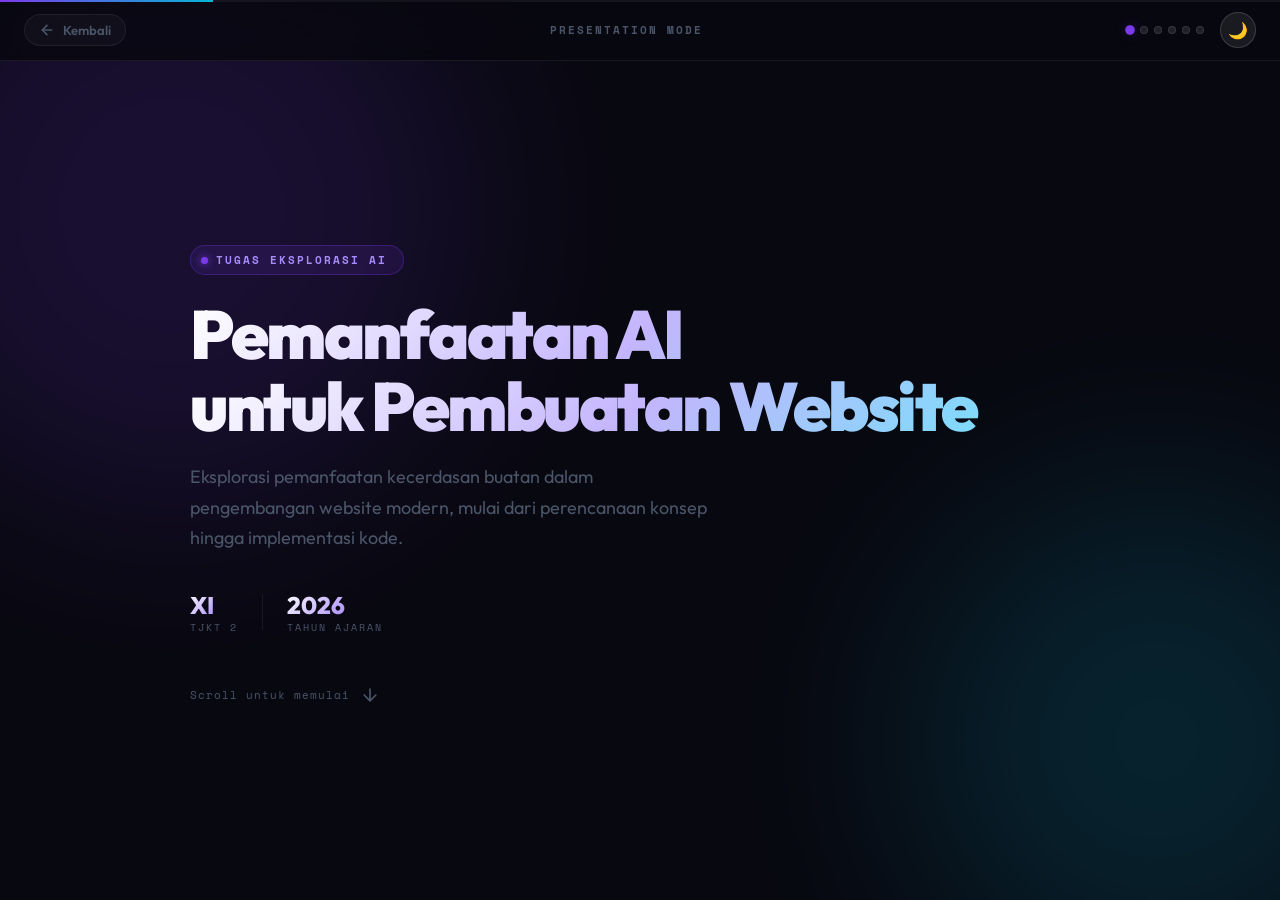
<file: presentation.html>
<!DOCTYPE html>
<html lang="id">
<head>
<meta charset="UTF-8">
<meta name="viewport" content="width=device-width, initial-scale=1.0">
<title>Presentation — Pemanfaatan AI untuk Pembuatan Website</title>
<link href="https://fonts.googleapis.com/css2?family=Space+Mono:ital,wght@0,400;0,700;1,400&family=Outfit:wght@300;400;500;600;700;800;900&display=swap" rel="stylesheet">
<link rel="shortcut icon" href="favicon.jpg" type="image/x-icon" />
<link rel="stylesheet" href="style.css">
<link rel="stylesheet" href="presentation.css">
</head>
<body class="presentation-body">

<!-- Fixed Navigation -->
<nav class="pres-nav">
  <a href="index.html" class="pres-nav-back">
    <svg width="16" height="16" viewBox="0 0 24 24" fill="none" stroke="currentColor" stroke-width="2.5" stroke-linecap="round" stroke-linejoin="round"><path d="M19 12H5"/><path d="M12 19l-7-7 7-7"/></svg>
    Kembali
  </a>
  <div class="pres-nav-title">Presentation Mode</div>
  <div class="pres-nav-dots">
    <span class="pres-dot active" data-slide="0"></span>
    <span class="pres-dot" data-slide="1"></span>
    <span class="pres-dot" data-slide="2"></span>
    <span class="pres-dot" data-slide="3"></span>
    <span class="pres-dot" data-slide="4"></span>
    <span class="pres-dot" data-slide="5"></span>
  </div>
  <button class="theme-toggle" id="themeToggle" title="Toggle Dark/Light Mode" aria-label="Toggle theme">
    <span class="icon-dark">🌙</span>
    <span class="icon-light">☀️</span>
  </button>
</nav>

<!-- Progress Bar -->
<div class="pres-progress"><div class="pres-progress-bar" id="progressBar"></div></div>

<!-- Slide Container -->
<main class="pres-container" id="presContainer">

  <!-- SLIDE 1: INTRO -->
  <section class="pres-slide" id="slide-1" style="--slide-accent:var(--c1);">
    <div class="pres-slide-bg">
      <div class="pres-glow pres-glow-1"></div>
      <div class="pres-glow pres-glow-2"></div>
    </div>
    <div class="pres-content">
      <div class="pres-badge">
        <div class="pres-badge-dot"></div>
        <span>Tugas Eksplorasi AI</span>
      </div>
      <h1 class="pres-title">
        <span class="pres-title-line">Pemanfaatan AI</span>
        <span class="pres-title-line">untuk Pembuatan Website</span>
      </h1>
      <p class="pres-subtitle">Eksplorasi pemanfaatan kecerdasan buatan dalam pengembangan website modern, mulai dari perencanaan konsep hingga implementasi kode.</p>
      <div class="pres-meta">
        <div class="pres-meta-item">
          <div class="pres-meta-num">XI</div>
          <div class="pres-meta-label">TJKT 2</div>
        </div>
        <div class="pres-meta-divider"></div>
        <div class="pres-meta-item">
          <div class="pres-meta-num">2026</div>
          <div class="pres-meta-label">Tahun Ajaran</div>
        </div>
      </div>
      <div class="pres-scroll-hint">
        <span>Scroll untuk memulai</span>
        <svg width="20" height="20" viewBox="0 0 24 24" fill="none" stroke="currentColor" stroke-width="2" stroke-linecap="round" stroke-linejoin="round"><path d="M12 5v14M5 12l7 7 7-7"/></svg>
      </div>
    </div>
  </section>

  <!-- SLIDE 2: AI YANG DIGUNAKAN -->
  <section class="pres-slide" id="slide-2" style="--slide-accent:var(--c2);">
    <div class="pres-slide-bg">
      <div class="pres-glow pres-glow-3"></div>
    </div>
    <div class="pres-content">
      <div class="pres-section-label">Tools & Teknologi</div>
      <h2 class="pres-section-title">AI yang Digunakan</h2>
      <p class="pres-section-desc">Dalam pengembangan project ini, kami memanfaatkan dua platform AI utama yang saling melengkapi untuk menghasilkan output optimal.</p>

      <div class="pres-tools-grid">
        <div class="pres-tool-card">
          <div class="pres-tool-icon" style="--tool-color:#10a37f;">
            <svg width="32" height="32" viewBox="0 0 24 24" fill="none" stroke="currentColor" stroke-width="1.5" stroke-linecap="round" stroke-linejoin="round"><path d="M21 15a2 2 0 0 1-2 2H7l-4 4V5a2 2 0 0 1 2-2h14a2 2 0 0 1 2 2z"/></svg>
          </div>
          <div class="pres-tool-name">ChatGPT</div>
          <div class="pres-tool-by">by OpenAI</div>
          <div class="pres-tool-desc">Digunakan sebagai fondasi perencanaan project. ChatGPT berperan dalam menyusun prompt engineering, menghasilkan ide-ide kreatif, merancang struktur website yang logis, menentukan alur navigasi pengguna, serta membuat deskripsi konten yang menarik dan persuasif.</div>
          <div class="pres-tool-tags">
            <span class="pres-tool-tag">Prompt Engineering</span>
            <span class="pres-tool-tag">Ide & Konsep</span>
            <span class="pres-tool-tag">Struktur Website</span>
          </div>
        </div>

        <div class="pres-tool-card">
          <div class="pres-tool-icon" style="--tool-color:#d97757;">
            <svg width="32" height="32" viewBox="0 0 24 24" fill="none" stroke="currentColor" stroke-width="1.5" stroke-linecap="round" stroke-linejoin="round"><polyline points="16 18 22 12 16 6"/><polyline points="8 6 2 12 8 18"/></svg>
          </div>
          <div class="pres-tool-name">Claude AI</div>
          <div class="pres-tool-by">by Anthropic</div>
          <div class="pres-tool-desc">Berperan sebagai engine implementasi teknis. Claude digunakan untuk generate kode HTML semantik, CSS modern dengan styling yang responsif, dan JavaScript interaktif. Keunggulan Claude dalam memahami konteks panjang memungkinkan generasi kode yang konsisten dan terstruktur dengan baik.</div>
          <div class="pres-tool-tags">
            <span class="pres-tool-tag">Generate Kode</span>
            <span class="pres-tool-tag">HTML / CSS / JS</span>
            <span class="pres-tool-tag">Implementasi</span>
          </div>
        </div>
      </div>
    </div>
  </section>

  <!-- SLIDE 3: IDE PROJECT -->
  <section class="pres-slide" id="slide-3" style="--slide-accent:var(--c3);">
    <div class="pres-slide-bg">
      <div class="pres-glow pres-glow-4"></div>
    </div>
    <div class="pres-content pres-content-wide">
      <div class="pres-section-label">Studi Kasus</div>
      <h2 class="pres-section-title">Ide Project: Website Nasi Goreng</h2>

      <div class="pres-case-layout">
        <div class="pres-case-main">
          <div class="pres-case-card">
            <div class="pres-case-header">
              <div class="pres-case-icon">🍳</div>
              <div>
                <div class="pres-case-client">Client: Nasi Goreng Spesial "Maknyus"</div>
                <div class="pres-case-type">Website Promosi & Penjualan</div>
              </div>
            </div>

            <div class="pres-case-body">
              <div class="pres-case-block">
                <h4>Latar Belakang Kebutuhan Client</h4>
                <p>Sebuah usaha kuliner rumahan yang bergerak di bidang nasi goreng spesial menghadapi tantangan dalam menjangkau pelanggan potensial di era digital. Usaha ini sebelumnya mengandalkan penjualan offline melalui warung tenda dan pesanan via WhatsApp pribadi, namun pertumbuhan pelanggan terhambat karena keterbatasan jangkauan pemasaran. Owner menyadari bahwa keberadaan website profesional menjadi kebutuhan urgent untuk membangun kredibilitas brand, menampilkan menu secara visual yang menarik, serta menyediakan kanal pemesanan yang terstruktur dan mudah diakses oleh pelanggan dari berbagai platform.</p>
              </div>

              <div class="pres-case-block">
                <h4>Tujuan & Target Pengguna</h4>
                <p>Website ini dirancang dengan tujuan utama sebagai media promosi digital yang mampu menampilkan identitas brand secara profesional sekaligus menjadi kanal penjualan langsung. Target pengguna meliputi masyarakat lokal usia 18–45 tahun yang aktif mencari kuliner online melalui media sosial dan mesin pencari, pelanggan setia yang ingin memesan secara praktis tanpa harus mengunjungi lokasi fisik, serta calon investor atau mitra bisnis yang membutuhkan informasi komprehensif mengenai perkembangan usaha.</p>
              </div>

              <div class="pres-case-block">
                <h4>Fitur Utama Website</h4>
                <div class="pres-feature-list">
                  <div class="pres-fitem"><span class="pres-fitem-num">01</span><div><strong>Hero Section</strong> — Tampilan pembuka dengan visual nasi goreng premium dan tagline menarik.</div></div>
                  <div class="pres-fitem"><span class="pres-fitem-num">02</span><div><strong>Menu Interaktif</strong> — Daftar lengkap menu dengan foto, deskripsi, harga, dan kategori.</div></div>
                  <div class="pres-fitem"><span class="pres-fitem-num">03</span><div><strong>Form Pemesanan</strong> — Sistem order online terintegrasi dengan pilihan delivery atau pickup.</div></div>
                  <div class="pres-fitem"><span class="pres-fitem-num">04</span><div><strong>Testimoni Pelanggan</strong> — Review dan rating untuk membangun trust calon pembeli.</div></div>
                  <div class="pres-fitem"><span class="pres-fitem-num">05</span><div><strong>Kontak & Lokasi</strong> — Informasi lengkap dengan peta interaktif dan jam operasional.</div></div>
                  <div class="pres-fitem"><span class="pres-fitem-num">06</span><div><strong>Responsive Design</strong> — Tampilan optimal di desktop, tablet, dan smartphone.</div></div>
                </div>
              </div>

              <div class="pres-case-block">
                <h4>Manfaat & Peran AI</h4>
                <p>Dengan hadirnya website ini, usaha nasi goreng diharapkan mampu meningkatkan visibilitas brand di ruang digital, memperluas jangkauan pasar melampaui radius fisik warung, serta meningkatkan efisiensi operasional melalui sistem pemesanan terotomatisasi. Pemanfaatan AI dalam proses development secara signifikan mempercepat timeline pengerjaan dari yang biasanya memerlukan waktu berminggu-minggu menjadi hanya beberapa hari. ChatGPT berperan dalam fase perencanaan dengan menghasilkan blueprint struktur website, copywriting konten, dan strategi UX yang efektif. Selanjutnya, Claude AI mengakselerasi fase implementasi dengan menghasilkan kode berkualitas produksi yang siap deploy, sehingga client dapat segera go-live dan mulai meraup keuntungan dari kanal digital.</p>
              </div>
            </div>
          </div>
        </div>
      </div>
    </div>
  </section>

  <!-- SLIDE 4: CARA KERJA AI -->
  <section class="pres-slide" id="slide-4" style="--slide-accent:var(--c4);">
    <div class="pres-slide-bg">
      <div class="pres-glow pres-glow-5"></div>
    </div>
    <div class="pres-content">
      <div class="pres-section-label">Workflow</div>
      <h2 class="pres-section-title">Cara Kerja AI</h2>
      <p class="pres-section-desc">Alur kerja kolaboratif manusia dan AI dalam pengembangan website dari nol hingga siap digunakan.</p>

      <div class="pres-flow">
        <div class="pres-flow-step">
          <div class="pres-flow-num">1</div>
          <div class="pres-flow-card">
            <div class="pres-flow-title">User Membuat Prompt</div>
            <div class="pres-flow-text">User menyusun prompt detail di ChatGPT yang mencakup kebutuhan client, target audiens, fitur yang diinginkan, dan referensi desain. Semakin spesifik prompt, semakin akurat output yang dihasilkan.</div>
          </div>
        </div>

        <div class="pres-flow-arrow">
          <svg width="24" height="24" viewBox="0 0 24 24" fill="none" stroke="currentColor" stroke-width="2" stroke-linecap="round" stroke-linejoin="round"><path d="M5 12h14M12 5l7 7-7 7"/></svg>
        </div>

        <div class="pres-flow-step">
          <div class="pres-flow-num">2</div>
          <div class="pres-flow-card">
            <div class="pres-flow-title">ChatGPT Hasilkan Ide & Struktur</div>
            <div class="pres-flow-text">ChatGPT menganalisis prompt dan menghasilkan konsep website lengkap: wireframe struktur halaman, alur navigasi, deskripsi setiap section, tone komunikasi brand, dan rekomendasi teknologi stack.</div>
          </div>
        </div>

        <div class="pres-flow-arrow">
          <svg width="24" height="24" viewBox="0 0 24 24" fill="none" stroke="currentColor" stroke-width="2" stroke-linecap="round" stroke-linejoin="round"><path d="M5 12h14M12 5l7 7-7 7"/></svg>
        </div>

        <div class="pres-flow-step">
          <div class="pres-flow-num">3</div>
          <div class="pres-flow-card">
            <div class="pres-flow-title">Prompt Diteruskan ke Claude</div>
            <div class="pres-flow-text">Seluruh hasil perencanaan dari ChatGPT — termasuk struktur, deskripsi fitur, dan kebutuhan teknis — dikompilasi menjadi satu prompt komprehensif untuk Claude AI sebagai bahan generate kode.</div>
          </div>
        </div>

        <div class="pres-flow-arrow">
          <svg width="24" height="24" viewBox="0 0 24 24" fill="none" stroke="currentColor" stroke-width="2" stroke-linecap="round" stroke-linejoin="round"><path d="M5 12h14M12 5l7 7-7 7"/></svg>
        </div>

        <div class="pres-flow-step">
          <div class="pres-flow-num">4</div>
          <div class="pres-flow-card">
            <div class="pres-flow-title">Claude Generate Kode</div>
            <div class="pres-flow-text">Claude memproses prompt dan menghasilkan file HTML semantik, CSS modern dengan styling responsif, dan JavaScript untuk interaktivitas. Kode dihasilkan dalam bentuk modular dan terdokumentasi dengan baik.</div>
          </div>
        </div>

        <div class="pres-flow-arrow">
          <svg width="24" height="24" viewBox="0 0 24 24" fill="none" stroke="currentColor" stroke-width="2" stroke-linecap="round" stroke-linejoin="round"><path d="M5 12h14M12 5l7 7-7 7"/></svg>
        </div>

        <div class="pres-flow-step">
          <div class="pres-flow-num">5</div>
          <div class="pres-flow-card">
            <div class="pres-flow-title">Website Siap Digunakan</div>
            <div class="pres-flow-text">Hasil kode direview, diuji responsivitasnya, dan dideploy ke hosting. Website nasi goreng kini siap diakses publik untuk promosi dan menerima pesanan secara online.</div>
          </div>
        </div>
      </div>
    </div>
  </section>

  <!-- SLIDE 5: PREVIEW WEBSITE -->
  <section class="pres-slide" id="slide-5" style="--slide-accent:#f59e0b;">
    <div class="pres-slide-bg">
      <div class="pres-glow pres-glow-6"></div>
    </div>
    <div class="pres-content pres-content-full">
      <div class="pres-section-label">Live Preview</div>
      <h2 class="pres-section-title">Preview Website Nasi Goreng</h2>
      <p class="pres-section-desc">Simulasi tampilan website usaha nasi goreng yang telah dibangun menggunakan AI.</p>

      <div class="pres-mockup-wrap">
        <div class="pres-mockup">
          <!-- Mockup Browser Chrome -->
          <div class="pres-browser">
            <div class="pres-browser-bar">
              <div class="pres-browser-dots">
                <span></span><span></span><span></span>
              </div>
              <div class="pres-browser-url">maknyus-nasigoreng.com</div>
            </div>

            <!-- Mockup Website Content -->
            <div class="pres-website">
              <div class="pres-web-hero">
                <div class="pres-web-hero-overlay"></div>
                <div class="pres-web-hero-content">
                  <div class="pres-web-badge">🔥 Best Seller</div>
                  <h3>Nasi Goreng Spesial Maknyus</h3>
                  <p>Cita rasa autentik dengan bumbu rahasia turun-temurun. Dijamin bikin ketagihan!</p>
                  <div class="pres-web-btns">
                    <span class="pres-web-btn-primary">Pesan Sekarang</span>
                    <span class="pres-web-btn-secondary">Lihat Menu</span>
                  </div>
                </div>
              </div>

              <div class="pres-web-section">
                <div class="pres-web-sec-title">Menu Favorit</div>
                <div class="pres-web-menu">
                  <div class="pres-web-menu-item">
                    <div class="pres-web-menu-img">🍛</div>
                    <div class="pres-web-menu-name">Nasi Goreng Spesial</div>
                    <div class="pres-web-menu-price">Rp 25.000</div>
                  </div>
                  <div class="pres-web-menu-item">
                    <div class="pres-web-menu-img">🍳</div>
                    <div class="pres-web-menu-name">Nasi Goreng Seafood</div>
                    <div class="pres-web-menu-price">Rp 32.000</div>
                  </div>
                  <div class="pres-web-menu-item">
                    <div class="pres-web-menu-img">🌶️</div>
                    <div class="pres-web-menu-name">Nasi Goreng Pedas</div>
                    <div class="pres-web-menu-price">Rp 22.000</div>
                  </div>
                  <div class="pres-web-menu-item">
                    <div class="pres-web-menu-img">🥩</div>
                    <div class="pres-web-menu-name">Nasi Goreng Kambing</div>
                    <div class="pres-web-menu-price">Rp 35.000</div>
                  </div>
                </div>
              </div>

              <div class="pres-web-section pres-web-section-dark">
                <div class="pres-web-sec-title">Kenapa Memilih Kami?</div>
                <div class="pres-web-features">
                  <div class="pres-web-feat">
                    <div class="pres-web-feat-icon">⚡</div>
                    <div class="pres-web-feat-title">Pesan Cepat</div>
                    <div class="pres-web-feat-desc">Pesanan diproses dalam 15 menit</div>
                  </div>
                  <div class="pres-web-feat">
                    <div class="pres-web-feat-icon">🌿</div>
                    <div class="pres-web-feat-title">Bahan Fresh</div>
                    <div class="pres-web-feat-desc">Sayur & protein selalu segar harian</div>
                  </div>
                  <div class="pres-web-feat">
                    <div class="pres-web-feat-icon">🛵</div>
                    <div class="pres-web-feat-title">Delivery</div>
                    <div class="pres-web-feat-desc">Gratis ongkir radius 3 km</div>
                  </div>
                </div>
              </div>

              <div class="pres-web-footer">
                <div class="pres-web-footer-brand">Maknyus</div>
                <div class="pres-web-footer-contact">📍 Jl. Merdeka No. 123 · 📞 0812-3456-7890</div>
                <div class="pres-web-footer-copy">© 2026 Nasi Goreng Maknyus. All rights reserved.</div>
              </div>
            </div>
          </div>
        </div>
      </div>
    </div>
  </section>

  <!-- SLIDE 6: ANGGOTA KELOMPOK -->
  <section class="pres-slide" id="slide-6" style="--slide-accent:var(--c5);">
    <div class="pres-slide-bg">
      <div class="pres-glow pres-glow-7"></div>
    </div>
    <div class="pres-content">
      <div class="pres-section-label">Tim Kami</div>
      <h2 class="pres-section-title">Anggota Kelompok</h2>
      <p class="pres-section-desc">Project ini disusun secara kolaboratif oleh tim beranggotakan lima orang dengan pembagian tugas yang terstruktur.</p>

      <div class="pres-team-grid">
        <div class="pres-team-card">
          <div class="pres-team-avatar" style="--team-color:var(--c1);">H</div>
          <div class="pres-team-info">
            <div class="pres-team-name">Halim</div>
            <div class="pres-team-num">Absen 31</div>
            <div class="pres-team-role">Project Lead & Prompt Engineer</div>
          </div>
        </div>

        <div class="pres-team-card">
          <div class="pres-team-avatar" style="--team-color:var(--c2);">FA</div>
          <div class="pres-team-info">
            <div class="pres-team-name">Farid Alfiyansah</div>
            <div class="pres-team-num">Absen 26</div>
            <div class="pres-team-role">Frontend Developer & UI Designer</div>
          </div>
        </div>

        <div class="pres-team-card">
          <div class="pres-team-avatar" style="--team-color:var(--c3);">DB</div>
          <div class="pres-team-info">
            <div class="pres-team-name">Eka Ardiansah</div>
            <div class="pres-team-num">Absen 19</div>
            <div class="pres-team-role">Content Writer & Researcher</div>
          </div>
        </div>

        <div class="pres-team-card">
          <div class="pres-team-avatar" style="--team-color:var(--c3);">DB</div>
          <div class="pres-team-info">
            <div class="pres-team-name">Devino Bintang Y</div>
            <div class="pres-team-num">Absen 05</div>
            <div class="pres-team-role">Content Writer & Researcher</div>
          </div>
        </div>

        <div class="pres-team-card">
          <div class="pres-team-avatar" style="--team-color:var(--c4);">FY</div>
          <div class="pres-team-info">
            <div class="pres-team-name">Fauzan Yusuf P</div>
            <div class="pres-team-num">Absen 27</div>
            <div class="pres-team-role">Code Reviewer & Debugger</div>
          </div>
        </div>

        <div class="pres-team-card">
          <div class="pres-team-avatar" style="--team-color:var(--c5);">DA</div>
          <div class="pres-team-info">
            <div class="pres-team-name">Denis Alfarizi</div>
            <div class="pres-team-num">Absen 4</div>
            <div class="pres-team-role">Documentation & QA Tester</div>
          </div>
        </div>
      </div>

      <div class="pres-closing">
        <div class="pres-closing-line"></div>
        <p>Terima kasih telah menyaksikan presentasi kami.</p>
        <a href="index.html" class="pres-closing-btn">Kembali ke Beranda</a>
      </div>
    </div>
  </section>

</main>

<script src="presentation.js"></script>
<script src="theme.js"></script>
</body>
</html>
</file>
<file: style.css>
*, *::before, *::after { box-sizing: border-box; margin: 0; padding: 0; }
html { scroll-behavior: smooth; overflow-x: hidden; }

/* ============================================================
   CSS VARIABLES — THEME SYSTEM
   ============================================================ */
:root {
  --c1: #7c3aed;
  --c2: #ec4899;
  --c3: #f59e0b;
  --c4: #10b981;
  --c5: #06b6d4;
  --radius: 14px;

  /* Dark mode (default) */
  --bg:      #080810;
  --surface: #0f0f1c;
  --card:    #13131f;
  --border:  rgba(255,255,255,0.07);
  --border2: rgba(255,255,255,0.12);
  --text:    #cbd5e1;
  --muted:   #4a5568;
  --white:   #f1f5f9;
  --scrollbar-thumb: #2d2d50;
  --theme-transition: background-color 0.3s ease, color 0.3s ease, border-color 0.3s ease, box-shadow 0.3s ease;
}

/* Light mode */
body.light-theme {
  --bg:      #f0f2f8;
  --surface: #ffffff;
  --card:    #ffffff;
  --border:  rgba(0,0,0,0.09);
  --border2: rgba(0,0,0,0.15);
  --text:    #374151;
  --muted:   #9ca3af;
  --white:   #111827;
  --scrollbar-thumb: #c7c7d8;
}

body {
  background: var(--bg);
  color: var(--text);
  font-family: 'Outfit', sans-serif;
  min-height: 100vh;
  overflow-x: hidden;
  transition: var(--theme-transition);
}

::-webkit-scrollbar { width: 4px; }
::-webkit-scrollbar-track { background: var(--bg); }
::-webkit-scrollbar-thumb { background: var(--scrollbar-thumb); border-radius: 99px; }

/* ============================================================
   THEME TOGGLE BUTTON
   ============================================================ */
.theme-toggle {
  display: inline-flex;
  align-items: center;
  justify-content: center;
  width: 36px;
  height: 36px;
  border-radius: 50%;
  border: 1px solid var(--border2);
  background: var(--surface);
  color: var(--text);
  cursor: pointer;
  transition: all 0.25s ease;
  flex-shrink: 0;
  font-size: 16px;
}
.theme-toggle:hover {
  border-color: var(--c1);
  box-shadow: 0 0 12px -4px var(--c1);
  transform: scale(1.08);
}
.theme-toggle .icon-dark  { display: inline; }
.theme-toggle .icon-light { display: none; }
body.light-theme .theme-toggle .icon-dark  { display: none; }
body.light-theme .theme-toggle .icon-light { display: inline; }

/* ============================================================
   NAV
   ============================================================ */
nav {
  position: sticky; top: 0; z-index: 100;
  backdrop-filter: blur(20px) saturate(180%);
  background: rgba(8,8,16,0.88);
  border-bottom: 1px solid var(--border);
  padding: 12px 20px;
  display: flex; align-items: center; justify-content: space-between; gap: 12px;
  flex-wrap: wrap;
  max-width: 100%;
  transition: background 0.3s, border-color 0.3s;
}
body.light-theme nav { background: rgba(240,242,248,0.92); }

.nav-logo { font-family:'Space Mono',monospace;font-size:12px;font-weight:700;color:var(--white);letter-spacing:2px;text-transform:uppercase;white-space:nowrap; }
.nav-logo span { color: var(--c1); }

.nav-tabs { display:flex;gap:4px;background:rgba(255,255,255,0.04);border:1px solid var(--border);border-radius:99px;padding:4px;overflow-x:auto;scrollbar-width:none;max-width:100%;flex-shrink:1;min-width:0; }
body.light-theme .nav-tabs { background: rgba(0,0,0,0.04); }
.nav-tabs::-webkit-scrollbar { display: none; }

.nav-tab { background:none;border:none;cursor:pointer;padding:6px 14px;border-radius:99px;font-family:'Outfit',sans-serif;font-size:12px;font-weight:600;color:var(--muted);transition:all .25s;white-space:nowrap; }
.nav-tab:hover { color: var(--white); }
.nav-tab.active { background:var(--ac,var(--c1));color:#fff;box-shadow:0 0 14px -4px var(--ac,var(--c1)); }

.nav-right { display:flex;align-items:center;gap:10px;flex-shrink:0; }

/* ============================================================
   HERO
   ============================================================ */
.hero { position:relative;z-index:1;padding:80px 24px 60px;text-align:center;overflow:hidden;max-width:100%; }
.hero-glow { position:absolute;inset:0;pointer-events:none;background:radial-gradient(ellipse 80% 60% at 20% 0%,rgba(124,58,237,.18) 0%,transparent 60%),radial-gradient(ellipse 60% 50% at 80% 30%,rgba(6,182,212,.12) 0%,transparent 55%); }
.hero-badge { display:inline-flex;align-items:center;gap:8px;background:rgba(124,58,237,.12);border:1px solid rgba(124,58,237,.3);border-radius:99px;padding:6px 16px 6px 10px;margin-bottom:24px; }
.hero-dot { width:7px;height:7px;border-radius:50%;background:var(--c1);box-shadow:0 0 8px var(--c1);animation:pdot 2s ease-in-out infinite; }
@keyframes pdot{0%,100%{opacity:1;transform:scale(1)}50%{opacity:.5;transform:scale(.7)}}
.hero-badge span { font-family:'Space Mono',monospace;font-size:11px;font-weight:700;color:#a78bfa;letter-spacing:2px;text-transform:uppercase; }
.hero h1 { font-size:clamp(30px,6vw,60px);font-weight:900;letter-spacing:-2px;line-height:1.05;background:linear-gradient(135deg,#fff 0%,#c4b5fd 40%,#67e8f9 100%);-webkit-background-clip:text;-webkit-text-fill-color:transparent;background-clip:text;margin-bottom:16px; }
body.light-theme .hero h1 { background:linear-gradient(135deg,#1e1b4b 0%,#7c3aed 40%,#0891b2 100%);-webkit-background-clip:text;-webkit-text-fill-color:transparent;background-clip:text; }
.hero p { font-size:clamp(13px,2vw,16px);color:var(--muted);max-width:560px;margin:0 auto 32px;line-height:1.7; }
.hero-stats { display:flex;justify-content:center;gap:36px;flex-wrap:wrap; }
.stat { display:flex;flex-direction:column;align-items:center; }
.stat-num { font-size:26px;font-weight:800;background:linear-gradient(135deg,#fff,#a78bfa);-webkit-background-clip:text;-webkit-text-fill-color:transparent;background-clip:text; }
body.light-theme .stat-num { background:linear-gradient(135deg,#1e1b4b,#7c3aed);-webkit-background-clip:text;-webkit-text-fill-color:transparent;background-clip:text; }
.stat-label { font-family:'Space Mono',monospace;font-size:10px;color:var(--muted);letter-spacing:2px;text-transform:uppercase;margin-top:2px; }

/* ============================================================
   SEARCH
   ============================================================ */
.search-wrap { position:relative;z-index:1;max-width:500px;width:100%;margin:0 auto 56px;padding:0 24px; }
.search-input { width:100%;background:var(--surface);border:1px solid var(--border2);border-radius:99px;padding:13px 20px 13px 46px;color:var(--white);font-family:'Outfit',sans-serif;font-size:14px;outline:none;transition:border-color .25s,box-shadow .25s,background 0.3s,color 0.3s; }
.search-input::placeholder { color:var(--muted); }
.search-input:focus { border-color:var(--c1);box-shadow:0 0 0 3px rgba(124,58,237,.15); }
.search-icon { position:absolute;left:38px;top:50%;transform:translateY(-50%);color:var(--muted);pointer-events:none; }
.no-results { text-align:center;padding:60px 24px;color:var(--muted);font-size:15px;display:none; }
.no-results.show { display:block; }

/* ============================================================
   MAIN — FIX: width:100% mencegah box-model overflow
   ============================================================ */
.main { position:relative;z-index:1;max-width:1180px;width:100%;margin:0 auto;padding:0 20px 60px; }

/* ============================================================
   CATEGORY
   ============================================================ */
.category { margin-bottom:60px; }
.cat-header { display:flex;align-items:center;gap:14px;margin-bottom:20px;padding-bottom:18px;border-bottom:1px solid var(--border); }
.cat-icon-wrap { width:50px;height:50px;flex-shrink:0;border-radius:13px;display:flex;align-items:center;justify-content:center;font-size:22px;background:var(--cat-bg);border:1px solid var(--cat-color);box-shadow:0 0 18px -6px var(--cat-color); }
.cat-meta { flex:1; }
.cat-num { font-family:'Space Mono',monospace;font-size:10px;color:var(--muted);letter-spacing:3px;text-transform:uppercase;margin-bottom:3px; }
.cat-title { font-size:clamp(16px,2.5vw,21px);font-weight:800;color:var(--white);letter-spacing:-.4px; }
.cat-count { font-family:'Space Mono',monospace;font-size:11px;color:var(--cat-color);background:rgba(255,255,255,.05);border:1px solid var(--border);border-radius:99px;padding:4px 12px;white-space:nowrap; }
body.light-theme .cat-count { background:rgba(0,0,0,0.04); }

/* ============================================================
   GRID — FIX: minmax pakai min() agar tidak overflow di layar kecil
   ============================================================ */
.apps-grid { display:grid;grid-template-columns:repeat(auto-fill,minmax(min(330px,100%),1fr));gap:14px; }

/* ============================================================
   CARD
   ============================================================ */
.app-card { background:var(--card);border:1px solid var(--border);border-radius:var(--radius);padding:20px;position:relative;overflow:hidden;transition:border-color .3s,transform .3s,box-shadow .3s,background 0.3s; }
body.light-theme .app-card { box-shadow:0 2px 12px rgba(0,0,0,0.06); }
.app-card::before { content:'';position:absolute;inset:0;opacity:0;background:radial-gradient(ellipse at 0% 0%,var(--cat-color) 0%,transparent 70%);transition:opacity .4s;pointer-events:none; }
.app-card:hover { border-color:var(--cat-color);transform:translateY(-3px);box-shadow:0 12px 36px -12px rgba(0,0,0,.5),0 0 0 1px var(--cat-color); }
.app-card:hover::before { opacity:.05; }

.card-top { display:flex;align-items:flex-start;gap:12px;margin-bottom:12px; }
.app-logo { width:46px;height:46px;border-radius:11px;background:rgba(255,255,255,.05);border:1px solid var(--border);display:flex;align-items:center;justify-content:center;flex-shrink:0;overflow:hidden;font-size:24px; }
body.light-theme .app-logo { background:rgba(0,0,0,0.04); }
.app-logo img { width:30px;height:30px;object-fit:contain; }
.card-title-wrap { flex:1;min-width:0; }
.app-name { font-size:15px;font-weight:700;color:var(--white);margin-bottom:3px;line-height:1.2; }
.app-dev { font-family:'Space Mono',monospace;font-size:10px;color:var(--muted);letter-spacing:.5px; }
.app-badge { flex-shrink:0;font-family:'Space Mono',monospace;font-size:9px;font-weight:700;padding:3px 8px;border-radius:4px;text-transform:uppercase;letter-spacing:1px;background:var(--cat-color);color:#000;align-self:flex-start;margin-top:3px;white-space:nowrap; }

.app-desc { font-size:13px;line-height:1.75;color:var(--text);margin-bottom:12px; }
.app-features { display:flex;flex-wrap:wrap;gap:5px;margin-bottom:12px; }
.feature-tag { font-family:'Space Mono',monospace;font-size:10px;padding:3px 8px;border-radius:4px;color:var(--text);background:rgba(255,255,255,.04);border:1px solid var(--border);transition:background 0.3s,border-color 0.3s; }
body.light-theme .feature-tag { background:rgba(0,0,0,0.04); }
.app-divider { height:1px;background:var(--border);margin-bottom:10px; }
.app-use { font-size:12.5px;line-height:1.6;color:var(--muted); }
.app-use strong { color:var(--cat-color);font-weight:600; }

/* ============================================================
   CONCLUSION
   ============================================================ */
.conclusion { position:relative;z-index:1;max-width:1180px;width:100%;margin:0 auto 48px;padding:0 20px; }
.conclusion-inner { background:linear-gradient(135deg,rgba(124,58,237,.07),rgba(6,182,212,.05));border:1px solid rgba(124,58,237,.2);border-radius:var(--radius);padding:32px; }
body.light-theme .conclusion-inner { background:linear-gradient(135deg,rgba(124,58,237,.06),rgba(6,182,212,.04));border-color:rgba(124,58,237,.25); }
.conclusion-inner h2 { font-size:20px;font-weight:800;color:var(--white);margin-bottom:14px;display:flex;align-items:center;gap:10px; }
.conclusion-inner p { font-size:14px;line-height:1.85;color:var(--text); }
.conclusion-inner p strong { color:#67e8f9; }
body.light-theme .conclusion-inner p strong { color:#0891b2; }

/* ============================================================
   CREDIT
   ============================================================ */
.credit-section { position:relative;z-index:1;max-width:1180px;width:100%;margin:0 auto;padding:0 20px 70px; }
.credit-card { background:var(--surface);border:1px solid var(--border);border-radius:var(--radius);padding:28px;display:flex;align-items:center;justify-content:space-between;flex-wrap:wrap;gap:20px;position:relative;overflow:hidden;transition:background 0.3s,border-color 0.3s; }
.credit-card::before { content:'';position:absolute;inset:0;background:radial-gradient(ellipse at 100% 100%,rgba(124,58,237,.07),transparent 60%);pointer-events:none; }
.credit-left { display:flex;align-items:center;gap:16px; }
.credit-avatar { width:58px;height:58px;border-radius:50%;background:linear-gradient(135deg,var(--c1),var(--c5));display:flex;align-items:center;justify-content:center;font-size:22px;font-weight:800;color:#fff;flex-shrink:0;border:2px solid rgba(255,255,255,.1); }
.credit-label { font-family:'Space Mono',monospace;font-size:10px;color:var(--muted);letter-spacing:2px;text-transform:uppercase;margin-bottom:3px; }
.credit-name { font-size:19px;font-weight:800;color:var(--white);margin-bottom:2px; }
.credit-class { font-size:13px;color:var(--muted); }
.github-btn { display:inline-flex;align-items:center;gap:10px;background:#161b22;border:1px solid rgba(255,255,255,.15);border-radius:99px;padding:11px 20px;text-decoration:none;color:var(--white);font-family:'Outfit',sans-serif;font-size:14px;font-weight:600;transition:all .25s; }
body.light-theme .github-btn { background:#24292f;color:#fff;border-color:rgba(255,255,255,.2); }
.github-btn:hover { background:#21262d;border-color:rgba(255,255,255,.3);transform:translateY(-2px);box-shadow:0 8px 24px rgba(0,0,0,.4); }
.github-btn svg { width:20px;height:20px;flex-shrink:0; }
.github-btn-sub { font-family:'Space Mono',monospace;font-size:10px;color:var(--muted);display:block;line-height:1; }
.github-btn-main { font-size:14px;font-weight:700;color:var(--white);display:block;line-height:1.3; }
body.light-theme .github-btn-main { color:#fff; }

/* ============================================================
   FOOTER
   ============================================================ */
footer { position:relative;z-index:1;text-align:center;padding:20px;border-top:1px solid var(--border);transition:border-color 0.3s; }
footer p { font-family:'Space Mono',monospace;font-size:11px;color:var(--muted);letter-spacing:1px; }
footer span { color:var(--c1); }

/* HIDDEN */
.app-card.hidden { display:none!important; }

/* ============================================================
   RESPONSIVE
   ============================================================ */
@media(max-width:700px){
  nav { flex-direction:column;align-items:flex-start; }
  .hero { padding:56px 16px 44px; }
  .apps-grid { grid-template-columns:1fr; }
  .cat-header { flex-wrap:wrap; }
  .credit-card { flex-direction:column;align-items:flex-start; }
  .conclusion-inner { padding:20px 18px; }
  .nav-right { width:100%;justify-content:flex-start; }
}

/* LICENSE FOOTER */
.license-info { margin-top:8px;font-family:'Space Mono',monospace;font-size:10px;color:var(--muted);opacity:0.8; }
.license-info a { color:var(--c1);text-decoration:none;border-bottom:1px dashed rgba(124,58,237,0.4);transition:all 0.2s; }
.license-info a:hover { color:var(--white);border-bottom-color:var(--white); }

/* NAV PRES */
.nav-pres { display:inline-flex;align-items:center;gap:6px;background:linear-gradient(135deg,var(--c1),var(--c5));color:#fff;font-family:'Outfit',sans-serif;font-size:12px;font-weight:700;text-decoration:none;padding:7px 16px;border-radius:99px;transition:all .25s;white-space:nowrap;box-shadow:0 0 14px -4px var(--c1); }
.nav-pres:hover { transform:translateY(-1px);box-shadow:0 6px 20px -4px var(--c1);filter:brightness(1.1); }

/* ============================================================
   LIGHT THEME — INDEX PAGE FIXES TAMBAHAN
   ============================================================ */

/* App description text: #94a3b8 terlalu pudar di light */
body.light-theme .app-desc {
  color: #374151;
}

/* App use text */
body.light-theme .app-use {
  color: #6b7280;
}

/* Nav tab hover di light */
body.light-theme .nav-tab:hover {
  color: #111827;
}

/* Cat title sudah pakai var(--white) → var sudah dioverride, ok */
/* Cat count badge border */
body.light-theme .cat-header {
  border-bottom-color: rgba(0,0,0,0.1);
}

/* App divider */
body.light-theme .app-divider {
  background: rgba(0,0,0,0.08);
}

/* Search wrap: warna teks input */
body.light-theme .search-input {
  color: #111827;
}

/* Credit card text */
body.light-theme .credit-name {
  color: #111827;
}

/* Footer border */
body.light-theme footer {
  border-top-color: rgba(0,0,0,0.1);
}

/* Logo container di light: border juga perlu kontras */
body.light-theme .app-logo {
  border-color: rgba(0,0,0,0.1);
}

/* ============================================================
   KASIRAPPS DROPDOWN — added feature, no existing styles touched
   ============================================================ */
.kasir-wrap {
  position: relative;
  flex-shrink: 0;
}

.kasir-btn {
  display: inline-flex;
  align-items: center;
  gap: 6px;
  padding: 7px 13px;
  border-radius: 99px;
  border: 1px solid var(--border2);
  background: var(--surface);
  color: var(--white);
  font-family: 'Outfit', sans-serif;
  font-size: 12px;
  font-weight: 600;
  cursor: pointer;
  white-space: nowrap;
  transition: border-color .25s, box-shadow .25s, background .25s, color .25s;
  line-height: 1;
}
.kasir-btn:hover,
.kasir-wrap--open .kasir-btn {
  border-color: var(--c4);
  box-shadow: 0 0 14px -5px var(--c4);
  color: var(--c4);
}
.kasir-chevron {
  transition: transform .25s ease;
  flex-shrink: 0;
}
.kasir-wrap--open .kasir-chevron {
  transform: rotate(180deg);
}

.kasir-popover {
  position: absolute;
  top: calc(100% + 10px);
  right: 0;
  width: 260px;
  background: var(--card);
  border: 1px solid var(--border2);
  border-radius: 14px;
  padding: 8px;
  box-shadow: 0 16px 40px -8px rgba(0,0,0,.5);
  opacity: 0;
  transform: translateY(-6px) scale(.97);
  pointer-events: none;
  transition: opacity .2s ease, transform .2s ease;
  z-index: 200;
}
.kasir-popover--open {
  opacity: 1;
  transform: translateY(0) scale(1);
  pointer-events: auto;
}

.kasir-item {
  display: flex;
  align-items: center;
  gap: 10px;
  padding: 10px 10px;
  border-radius: 10px;
  text-decoration: none;
  color: var(--text);
  transition: background .18s, color .18s;
  cursor: pointer;
}
.kasir-item:hover {
  background: rgba(255,255,255,.06);
  color: var(--white);
}
body.light-theme .kasir-item:hover {
  background: rgba(0,0,0,.05);
  color: var(--white);
}

.kasir-preview-wrap {
  width: 48px;
  height: 36px;
  border-radius: 7px;
  overflow: hidden;
  flex-shrink: 0;
  border: 1px solid var(--border);
  background: var(--surface);
}
.kasir-preview-img {
  width: 100%;
  height: 100%;
  object-fit: cover;
  display: block;
}

.kasir-item-body {
  flex: 1;
  min-width: 0;
}
.kasir-item-label {
  display: flex;
  align-items: center;
  gap: 5px;
  font-size: 12.5px;
  font-weight: 600;
  color: var(--white);
  margin-bottom: 2px;
}
.kasir-item-url {
  font-family: 'Space Mono', monospace;
  font-size: 10px;
  color: var(--muted);
  white-space: nowrap;
  overflow: hidden;
  text-overflow: ellipsis;
}

.kasir-arrow {
  flex-shrink: 0;
  color: var(--muted);
  transition: color .18s;
}
.kasir-item:hover .kasir-arrow {
  color: var(--c4);
}

.kasir-divider {
  height: 1px;
  background: var(--border);
  margin: 4px 2px;
}

.kasir-item--repo .kasir-item-label {
  color: var(--text);
}
.kasir-item--repo:hover .kasir-item-label {
  color: var(--white);
}

/* Light theme overrides */
body.light-theme .kasir-btn {
  background: var(--surface);
  color: var(--white);
}
body.light-theme .kasir-popover {
  box-shadow: 0 8px 30px -6px rgba(0,0,0,.18);
}
</file>
<file: presentation.css>
/* ============================================
   PRESENTATION MODE — XI TJKT 2
   ============================================ */

/* Light theme override untuk presentation page */
body.light-theme .pres-container {
  background: var(--bg);
}

.presentation-body {
  overflow: hidden;
  height: 100vh;
  background: var(--bg);
}

/* Scroll Container */
.pres-container {
  height: 100vh;
  overflow-y: scroll;
  /* FIX: tambah overflow-x hidden agar glow element tidak menyebabkan horizontal scroll */
  overflow-x: hidden;
  scroll-behavior: smooth;
  scroll-snap-type: y mandatory;
  -webkit-overflow-scrolling: touch;
}

.pres-container::-webkit-scrollbar { width: 6px; }
.pres-container::-webkit-scrollbar-track { background: var(--bg); }
.pres-container::-webkit-scrollbar-thumb { background: #2d2d50; border-radius: 99px; }

/* Slide Base */
.pres-slide {
  position: relative;
  min-height: 100vh;
  width: 100%;
  scroll-snap-align: start;
  display: flex;
  align-items: center;
  justify-content: center;
  padding: 90px 24px 40px;
  overflow: hidden;
  --slide-accent: var(--c1);
}

.pres-slide-bg {
  position: absolute;
  inset: 0;
  pointer-events: none;
  /* FIX: overflow:hidden wajib agar glow (600–800px) tidak meluap ke samping */
  overflow: hidden;
}

/* Glow Effects */
.pres-glow {
  position: absolute;
  border-radius: 50%;
  filter: blur(100px);
  opacity: 0.15;
  pointer-events: none;
}
.pres-glow-1 {
  width: 600px; height: 600px;
  background: var(--c1);
  top: -10%; left: -10%;
}
.pres-glow-2 {
  width: 500px; height: 500px;
  background: var(--c5);
  bottom: -10%; right: -10%;
}
.pres-glow-3 {
  width: 700px; height: 700px;
  background: var(--c2);
  top: 50%; left: 50%;
  transform: translate(-50%, -50%);
  opacity: 0.1;
}
.pres-glow-4 {
  width: 800px; height: 800px;
  background: var(--c3);
  /* FIX: ganti right:-20% → right:-5% agar tidak menyebabkan overflow horizontal */
  top: 20%; right: -5%;
  opacity: 0.08;
}
.pres-glow-5 {
  width: 600px; height: 600px;
  background: var(--c4);
  bottom: -15%; left: -10%;
  opacity: 0.12;
}
.pres-glow-6 {
  width: 700px; height: 700px;
  background: #f59e0b;
  top: -20%; left: 30%;
  opacity: 0.1;
}
.pres-glow-7 {
  width: 600px; height: 600px;
  background: var(--c5);
  bottom: -10%; right: -10%;
  opacity: 0.12;
}

/* Fixed Navigation */
.pres-nav {
  position: fixed;
  top: 0; left: 0; right: 0;
  z-index: 1000;
  backdrop-filter: blur(20px) saturate(180%);
  background: rgba(8,8,16,0.9);
  border-bottom: 1px solid var(--border);
  padding: 12px 24px;
  display: flex;
  align-items: center;
  justify-content: space-between;
  gap: 16px;
  transition: background 0.3s, border-color 0.3s;
}

body.light-theme .pres-nav {
  background: rgba(240,242,248,0.92);
}

/* Theme toggle khusus untuk presentation nav (ukuran sedikit lebih kecil) */
.pres-nav .theme-toggle {
  background: rgba(255,255,255,0.08);
  border-color: rgba(255,255,255,0.15);
  color: var(--white);
}
body.light-theme .pres-nav .theme-toggle {
  background: rgba(0,0,0,0.05);
  border-color: rgba(0,0,0,0.12);
  color: var(--white);
}

.pres-nav-back {
  display: inline-flex;
  align-items: center;
  gap: 8px;
  color: var(--muted);
  font-family: 'Outfit', sans-serif;
  font-size: 13px;
  font-weight: 600;
  text-decoration: none;
  padding: 7px 14px;
  border-radius: 99px;
  border: 1px solid var(--border);
  background: rgba(255,255,255,0.03);
  transition: all .25s;
  white-space: nowrap;
}
.pres-nav-back:hover {
  color: var(--white);
  border-color: var(--border2);
  background: rgba(255,255,255,0.06);
}

.pres-nav-title {
  font-family: 'Space Mono', monospace;
  font-size: 11px;
  font-weight: 700;
  color: var(--muted);
  letter-spacing: 2px;
  text-transform: uppercase;
  text-align: center;
  flex: 1;
}

.pres-nav-dots {
  display: flex;
  gap: 6px;
}

.pres-dot {
  width: 8px; height: 8px;
  border-radius: 50%;
  background: rgba(255,255,255,0.1);
  border: 1px solid rgba(255,255,255,0.1);
  cursor: pointer;
  transition: all .3s;
}
.pres-dot.active {
  background: var(--slide-accent, var(--c1));
  border-color: var(--slide-accent, var(--c1));
  box-shadow: 0 0 10px -2px var(--slide-accent, var(--c1));
  transform: scale(1.2);
}

/* Progress Bar */
.pres-progress {
  position: fixed;
  top: 0; left: 0; right: 0;
  z-index: 1001;
  height: 2px;
  background: rgba(255,255,255,0.05);
}
.pres-progress-bar {
  height: 100%;
  background: linear-gradient(90deg, var(--c1), var(--c5));
  width: 0%;
  transition: width .3s ease;
}

/* Content Wrapper */
.pres-content {
  position: relative;
  z-index: 2;
  max-width: 900px;
  width: 100%;
  opacity: 0;
  transform: translateY(30px);
  transition: opacity .6s ease, transform .6s ease;
}

.pres-content.visible {
  opacity: 1;
  transform: translateY(0);
}

.pres-content-wide {
  max-width: 1100px;
}

.pres-content-full {
  max-width: 1000px;
}

/* Badge */
.pres-badge {
  display: inline-flex;
  align-items: center;
  gap: 8px;
  background: rgba(124,58,237,.12);
  border: 1px solid rgba(124,58,237,.3);
  border-radius: 99px;
  padding: 6px 16px 6px 10px;
  margin-bottom: 24px;
}
.pres-badge-dot {
  width: 7px; height: 7px;
  border-radius: 50%;
  background: var(--c1);
  box-shadow: 0 0 8px var(--c1);
  animation: pdot 2s ease-in-out infinite;
}
.pres-badge span {
  font-family: 'Space Mono', monospace;
  font-size: 11px;
  font-weight: 700;
  color: #a78bfa;
  letter-spacing: 2px;
  text-transform: uppercase;
}

/* Typography */
.pres-title {
  font-size: clamp(36px, 7vw, 68px);
  font-weight: 900;
  letter-spacing: -2.5px;
  line-height: 1.05;
  margin-bottom: 20px;
}
.pres-title-line {
  display: block;
  background: linear-gradient(135deg, #fff 0%, #c4b5fd 50%, #67e8f9 100%);
  -webkit-background-clip: text;
  -webkit-text-fill-color: transparent;
  background-clip: text;
}

.pres-subtitle {
  font-size: clamp(14px, 2vw, 18px);
  color: var(--muted);
  max-width: 520px;
  line-height: 1.7;
  margin-bottom: 36px;
}

.pres-section-label {
  font-family: 'Space Mono', monospace;
  font-size: 11px;
  font-weight: 700;
  color: var(--slide-accent, var(--c1));
  letter-spacing: 3px;
  text-transform: uppercase;
  margin-bottom: 10px;
}

.pres-section-title {
  font-size: clamp(26px, 4.5vw, 42px);
  font-weight: 800;
  color: var(--white);
  letter-spacing: -1px;
  margin-bottom: 12px;
}

.pres-section-desc {
  font-size: clamp(13px, 1.8vw, 15px);
  color: var(--muted);
  max-width: 600px;
  line-height: 1.7;
  margin-bottom: 32px;
}

/* Meta Info */
.pres-meta {
  display: flex;
  align-items: center;
  gap: 24px;
  margin-bottom: 48px;
}
.pres-meta-item {
  display: flex;
  flex-direction: column;
  align-items: flex-start;
}
.pres-meta-num {
  font-size: 24px;
  font-weight: 800;
  background: linear-gradient(135deg, #fff, #a78bfa);
  -webkit-background-clip: text;
  -webkit-text-fill-color: transparent;
  background-clip: text;
}
.pres-meta-label {
  font-family: 'Space Mono', monospace;
  font-size: 10px;
  color: var(--muted);
  letter-spacing: 2px;
  text-transform: uppercase;
}
.pres-meta-divider {
  width: 1px;
  height: 36px;
  background: var(--border);
}

/* Scroll Hint */
.pres-scroll-hint {
  display: inline-flex;
  align-items: center;
  gap: 10px;
  color: var(--muted);
  font-family: 'Space Mono', monospace;
  font-size: 11px;
  letter-spacing: 1px;
  animation: bounce 2s ease-in-out infinite;
}
@keyframes bounce {
  0%, 100% { transform: translateY(0); }
  50% { transform: translateY(6px); }
}

/* Tools Grid (Slide 2) */
.pres-tools-grid {
  display: grid;
  grid-template-columns: repeat(2, 1fr);
  gap: 16px;
}

.pres-tool-card {
  background: var(--card);
  border: 1px solid var(--border);
  border-radius: var(--radius);
  padding: 28px;
  transition: all .3s;
  position: relative;
  overflow: hidden;
}
.pres-tool-card::before {
  content: '';
  position: absolute;
  inset: 0;
  opacity: 0;
  background: radial-gradient(ellipse at 0% 0%, var(--tool-color) 0%, transparent 70%);
  transition: opacity .4s;
  pointer-events: none;
}
.pres-tool-card:hover {
  border-color: var(--tool-color);
  transform: translateY(-3px);
  box-shadow: 0 12px 36px -12px rgba(0,0,0,.5), 0 0 0 1px var(--tool-color);
}
.pres-tool-card:hover::before { opacity: .05; }

.pres-tool-icon {
  width: 56px; height: 56px;
  border-radius: 14px;
  background: rgba(255,255,255,0.04);
  border: 1px solid var(--border);
  display: flex;
  align-items: center;
  justify-content: center;
  color: var(--tool-color);
  margin-bottom: 16px;
  font-size: 24px;
}

.pres-tool-name {
  font-size: 20px;
  font-weight: 800;
  color: var(--white);
  margin-bottom: 2px;
}
.pres-tool-by {
  font-family: 'Space Mono', monospace;
  font-size: 11px;
  color: var(--muted);
  margin-bottom: 12px;
}
.pres-tool-desc {
  font-size: 13.5px;
  line-height: 1.75;
  color: #94a3b8;
  margin-bottom: 14px;
}
.pres-tool-tags {
  display: flex;
  flex-wrap: wrap;
  gap: 5px;
}
.pres-tool-tag {
  font-family: 'Space Mono', monospace;
  font-size: 10px;
  padding: 4px 10px;
  border-radius: 4px;
  color: var(--text);
  background: rgba(255,255,255,0.04);
  border: 1px solid var(--border);
}

/* Case Study (Slide 3) */
.pres-case-layout {
  display: flex;
  gap: 20px;
}

.pres-case-card {
  background: var(--card);
  border: 1px solid var(--border);
  border-radius: var(--radius);
  overflow: hidden;
  transition: all .3s;
}
.pres-case-card:hover {
  border-color: var(--c3);
  box-shadow: 0 12px 36px -12px rgba(0,0,0,.5), 0 0 0 1px var(--c3);
}

.pres-case-header {
  display: flex;
  align-items: center;
  gap: 14px;
  padding: 20px 24px;
  border-bottom: 1px solid var(--border);
  background: rgba(245,158,11,.05);
}
.pres-case-icon {
  width: 48px; height: 48px;
  border-radius: 12px;
  background: linear-gradient(135deg, #f59e0b, #fbbf24);
  display: flex;
  align-items: center;
  justify-content: center;
  font-size: 24px;
  flex-shrink: 0;
}
.pres-case-client {
  font-size: 15px;
  font-weight: 700;
  color: var(--white);
}
.pres-case-type {
  font-family: 'Space Mono', monospace;
  font-size: 11px;
  color: var(--muted);
  margin-top: 2px;
}

.pres-case-body {
  padding: 24px;
  max-height: 58vh;
  overflow-y: auto;
}
.pres-case-body::-webkit-scrollbar { width: 4px; }
.pres-case-body::-webkit-scrollbar-thumb { background: #2d2d50; border-radius: 99px; }

.pres-case-block {
  margin-bottom: 20px;
}
.pres-case-block:last-child { margin-bottom: 0; }
.pres-case-block h4 {
  font-size: 14px;
  font-weight: 700;
  color: var(--c3);
  margin-bottom: 8px;
  display: flex;
  align-items: center;
  gap: 8px;
}
.pres-case-block h4::before {
  content: '';
  width: 4px; height: 16px;
  background: var(--c3);
  border-radius: 2px;
}
.pres-case-block p {
  font-size: 13.5px;
  line-height: 1.85;
  color: #94a3b8;
  text-align: justify;
}

.pres-feature-list {
  display: grid;
  grid-template-columns: repeat(2, 1fr);
  gap: 10px;
}
.pres-fitem {
  display: flex;
  align-items: flex-start;
  gap: 10px;
  background: rgba(255,255,255,0.03);
  border: 1px solid var(--border);
  border-radius: 10px;
  padding: 12px;
}
.pres-fitem-num {
  font-family: 'Space Mono', monospace;
  font-size: 10px;
  font-weight: 700;
  color: var(--c3);
  background: rgba(245,158,11,.1);
  border: 1px solid rgba(245,158,11,.2);
  border-radius: 6px;
  padding: 3px 7px;
  flex-shrink: 0;
}
.pres-fitem div {
  font-size: 12.5px;
  line-height: 1.5;
  color: var(--text);
}
.pres-fitem div strong {
  color: var(--white);
  font-weight: 600;
}

/* Flow Steps (Slide 4) */
.pres-flow {
  display: flex;
  flex-direction: column;
  gap: 0;
  max-width: 700px;
}

.pres-flow-step {
  display: flex;
  align-items: flex-start;
  gap: 16px;
}

.pres-flow-num {
  width: 40px; height: 40px;
  border-radius: 50%;
  background: linear-gradient(135deg, var(--c4), #34d399);
  display: flex;
  align-items: center;
  justify-content: center;
  font-size: 16px;
  font-weight: 800;
  color: #000;
  flex-shrink: 0;
  box-shadow: 0 0 20px -6px var(--c4);
}

.pres-flow-card {
  flex: 1;
  background: var(--card);
  border: 1px solid var(--border);
  border-radius: var(--radius);
  padding: 20px;
  margin-bottom: 0;
  transition: all .3s;
}
.pres-flow-card:hover {
  border-color: var(--c4);
  transform: translateX(4px);
}

.pres-flow-title {
  font-size: 15px;
  font-weight: 700;
  color: var(--white);
  margin-bottom: 6px;
}
.pres-flow-text {
  font-size: 13px;
  line-height: 1.7;
  color: #94a3b8;
}

.pres-flow-arrow {
  display: flex;
  justify-content: center;
  padding: 8px 0;
  color: var(--muted);
  margin-left: 12px;
}

/* Mockup (Slide 5) */
.pres-mockup-wrap {
  display: flex;
  justify-content: center;
  margin-top: 8px;
}

.pres-mockup {
  width: 100%;
  max-width: 720px;
}

.pres-browser {
  background: #0a0a12;
  border: 1px solid var(--border);
  border-radius: 14px;
  overflow: hidden;
  box-shadow: 0 24px 60px -20px rgba(0,0,0,.8), 0 0 0 1px rgba(255,255,255,.05);
}

.pres-browser-bar {
  display: flex;
  align-items: center;
  gap: 12px;
  padding: 10px 14px;
  background: rgba(255,255,255,.03);
  border-bottom: 1px solid var(--border);
}

.pres-browser-dots {
  display: flex;
  gap: 6px;
  flex-shrink: 0;
}
.pres-browser-dots span {
  width: 10px; height: 10px;
  border-radius: 50%;
  background: rgba(255,255,255,.15);
}
.pres-browser-dots span:nth-child(1) { background: #ff5f56; }
.pres-browser-dots span:nth-child(2) { background: #ffbd2e; }
.pres-browser-dots span:nth-child(3) { background: #27c93f; }

.pres-browser-url {
  flex: 1;
  background: rgba(255,255,255,.04);
  border: 1px solid var(--border);
  border-radius: 6px;
  padding: 5px 12px;
  font-family: 'Space Mono', monospace;
  font-size: 11px;
  color: var(--muted);
  text-align: center;
}

/* Website Mockup Content */
.pres-website {
  background: #fff;
  color: #1a1a2e;
  font-family: 'Outfit', sans-serif;
  max-height: 380px;
  overflow-y: auto;
}
.pres-website::-webkit-scrollbar { width: 4px; }
.pres-website::-webkit-scrollbar-thumb { background: #ddd; border-radius: 99px; }

.pres-web-hero {
  position: relative;
  background: linear-gradient(135deg, #1a1a2e 0%, #16213e 50%, #0f3460 100%);
  padding: 40px 28px;
  text-align: center;
  color: #fff;
  overflow: hidden;
}
.pres-web-hero-overlay {
  position: absolute;
  inset: 0;
  background: url("data:image/svg+xml,%3Csvg width='60' height='60' viewBox='0 0 60 60' xmlns='http://www.w3.org/2000/svg'%3E%3Cg fill='none' fill-rule='evenodd'%3E%3Cg fill='%23ffffff' fill-opacity='0.03'%3E%3Cpath d='M36 34v-4h-2v4h-4v2h4v4h2v-4h4v-2h-4zm0-30V0h-2v4h-4v2h4v4h2V6h4V4h-4zM6 34v-4H4v4H0v2h4v4h2v-4h4v-2H6zM6 4V0H4v4H0v2h4v4h2V6h4V4H6z'/%3E%3C/g%3E%3C/g%3E%3C/svg%3E");
  opacity: .5;
}
.pres-web-hero-content {
  position: relative;
  z-index: 1;
}
.pres-web-badge {
  display: inline-block;
  background: rgba(245,158,11,.2);
  border: 1px solid rgba(245,158,11,.4);
  color: #fbbf24;
  font-size: 11px;
  font-weight: 700;
  padding: 4px 12px;
  border-radius: 99px;
  margin-bottom: 14px;
  letter-spacing: 1px;
}
.pres-web-hero h3 {
  font-size: 22px;
  font-weight: 800;
  margin-bottom: 8px;
  letter-spacing: -0.5px;
}
.pres-web-hero p {
  font-size: 13px;
  color: rgba(255,255,255,.7);
  max-width: 320px;
  margin: 0 auto 18px;
  line-height: 1.5;
}
.pres-web-btns {
  display: flex;
  gap: 10px;
  justify-content: center;
  flex-wrap: wrap;
}
.pres-web-btn-primary {
  background: linear-gradient(135deg, #f59e0b, #fbbf24);
  color: #1a1a2e;
  font-size: 12px;
  font-weight: 700;
  padding: 8px 18px;
  border-radius: 99px;
}
.pres-web-btn-secondary {
  background: rgba(255,255,255,.1);
  border: 1px solid rgba(255,255,255,.2);
  color: #fff;
  font-size: 12px;
  font-weight: 600;
  padding: 8px 18px;
  border-radius: 99px;
}

.pres-web-section {
  padding: 28px;
}
.pres-web-section-dark {
  background: #f8fafc;
}

.pres-web-sec-title {
  font-size: 16px;
  font-weight: 800;
  color: #1a1a2e;
  text-align: center;
  margin-bottom: 18px;
  letter-spacing: -0.3px;
}

.pres-web-menu {
  display: grid;
  grid-template-columns: repeat(2, 1fr);
  gap: 10px;
}
.pres-web-menu-item {
  background: #fff;
  border: 1px solid #e2e8f0;
  border-radius: 12px;
  padding: 14px;
  text-align: center;
  transition: all .2s;
}
.pres-web-menu-item:hover {
  border-color: #f59e0b;
  box-shadow: 0 4px 12px -4px rgba(245,158,11,.2);
}
.pres-web-menu-img {
  font-size: 28px;
  margin-bottom: 6px;
}
.pres-web-menu-name {
  font-size: 12px;
  font-weight: 700;
  color: #1a1a2e;
  margin-bottom: 4px;
}
.pres-web-menu-price {
  font-family: 'Space Mono', monospace;
  font-size: 12px;
  font-weight: 700;
  color: #f59e0b;
}

.pres-web-features {
  display: flex;
  justify-content: center;
  gap: 16px;
  flex-wrap: wrap;
}
.pres-web-feat {
  text-align: center;
  max-width: 140px;
}
.pres-web-feat-icon {
  width: 44px; height: 44px;
  border-radius: 12px;
  background: linear-gradient(135deg, #f59e0b, #fbbf24);
  display: flex;
  align-items: center;
  justify-content: center;
  font-size: 20px;
  margin: 0 auto 8px;
}
.pres-web-feat-title {
  font-size: 13px;
  font-weight: 700;
  color: #1a1a2e;
  margin-bottom: 2px;
}
.pres-web-feat-desc {
  font-size: 11px;
  color: #64748b;
  line-height: 1.4;
}

.pres-web-footer {
  background: #1a1a2e;
  color: #fff;
  padding: 20px;
  text-align: center;
}
.pres-web-footer-brand {
  font-size: 18px;
  font-weight: 800;
  background: linear-gradient(135deg, #f59e0b, #fbbf24);
  -webkit-background-clip: text;
  -webkit-text-fill-color: transparent;
  background-clip: text;
  margin-bottom: 6px;
}
.pres-web-footer-contact {
  font-size: 11px;
  color: rgba(255,255,255,.6);
  margin-bottom: 4px;
}
.pres-web-footer-copy {
  font-size: 10px;
  color: rgba(255,255,255,.4);
}

/* Team Grid (Slide 6) */
.pres-team-grid {
  display: grid;
  grid-template-columns: repeat(5, 1fr);
  gap: 12px;
  margin-bottom: 40px;
}

.pres-team-card {
  background: var(--card);
  border: 1px solid var(--border);
  border-radius: var(--radius);
  padding: 22px 16px;
  text-align: center;
  transition: all .3s;
  position: relative;
  overflow: hidden;
}
.pres-team-card::before {
  content: '';
  position: absolute;
  inset: 0;
  opacity: 0;
  background: radial-gradient(ellipse at 50% 0%, var(--team-color) 0%, transparent 70%);
  transition: opacity .4s;
  pointer-events: none;
}
.pres-team-card:hover {
  border-color: var(--team-color);
  transform: translateY(-4px);
  box-shadow: 0 12px 36px -12px rgba(0,0,0,.5), 0 0 0 1px var(--team-color);
}
.pres-team-card:hover::before { opacity: .06; }

.pres-team-avatar {
  width: 56px; height: 56px;
  border-radius: 50%;
  background: linear-gradient(135deg, var(--team-color), rgba(255,255,255,.2));
  display: flex;
  align-items: center;
  justify-content: center;
  font-size: 18px;
  font-weight: 800;
  color: #fff;
  margin: 0 auto 12px;
  border: 2px solid rgba(255,255,255,.1);
}

.pres-team-name {
  font-size: 14px;
  font-weight: 700;
  color: var(--white);
  margin-bottom: 2px;
}
.pres-team-num {
  font-family: 'Space Mono', monospace;
  font-size: 10px;
  color: var(--muted);
  margin-bottom: 8px;
}
.pres-team-role {
  font-size: 11px;
  line-height: 1.4;
  color: #94a3b8;
}

/* Closing */
.pres-closing {
  text-align: center;
  padding-top: 20px;
}
.pres-closing-line {
  width: 60px;
  height: 2px;
  background: linear-gradient(90deg, var(--c1), var(--c5));
  margin: 0 auto 20px;
  border-radius: 2px;
}
.pres-closing p {
  font-size: 14px;
  color: var(--muted);
  margin-bottom: 20px;
}
.pres-closing-btn {
  display: inline-flex;
  align-items: center;
  gap: 8px;
  background: linear-gradient(135deg, var(--c1), var(--c5));
  color: #fff;
  font-family: 'Outfit', sans-serif;
  font-size: 14px;
  font-weight: 700;
  text-decoration: none;
  padding: 12px 28px;
  border-radius: 99px;
  transition: all .25s;
  box-shadow: 0 0 20px -6px var(--c1);
}
.pres-closing-btn:hover {
  transform: translateY(-2px);
  box-shadow: 0 8px 28px -6px var(--c1);
  filter: brightness(1.1);
}

/* ============================================
   RESPONSIVE
   ============================================ */

@media (max-width: 900px) {
  .pres-tools-grid {
    grid-template-columns: 1fr;
  }
  .pres-feature-list {
    grid-template-columns: 1fr;
  }
  .pres-team-grid {
    grid-template-columns: repeat(3, 1fr);
  }
  .pres-case-body {
    max-height: 50vh;
  }
}

@media (max-width: 700px) {
  .pres-slide {
    padding: 80px 16px 30px;
    min-height: 100svh;
  }
  .pres-nav {
    padding: 10px 14px;
  }
  .pres-nav-title {
    display: none;
  }
  .pres-content {
    padding: 0 4px;
  }
  .pres-team-grid {
    grid-template-columns: repeat(2, 1fr);
  }
  .pres-web-menu {
    grid-template-columns: 1fr;
  }
  .pres-web-features {
    flex-direction: column;
    align-items: center;
  }
  .pres-meta {
    gap: 16px;
  }
  .pres-flow-arrow {
    margin-left: 8px;
  }
  .pres-case-body {
    max-height: 45vh;
    padding: 16px;
  }
}

@media (max-width: 400px) {
  .pres-team-grid {
    grid-template-columns: 1fr;
  }
  .pres-tool-card {
    padding: 20px;
  }
}

/* ============================================================
   LIGHT THEME — PRESENTATION FIX
   Semua override untuk mode terang
   ============================================================ */

/* Slide background jadi putih/abu di light mode */
body.light-theme .pres-slide {
  background: var(--bg);
}

/* Section titles yang pakai var(--white) → ok karena var sudah di-override */
/* Hardcoded color: #94a3b8 → terlalu terang di light, ganti ke abu gelap */
body.light-theme .pres-tool-desc,
body.light-theme .pres-case-block p,
body.light-theme .pres-flow-text,
body.light-theme .pres-team-role {
  color: #64748b;
}

/* Tool icon background di light mode */
body.light-theme .pres-tool-icon {
  background: rgba(0,0,0,0.05);
}

/* Tool tag di light mode */
body.light-theme .pres-tool-tag {
  background: rgba(0,0,0,0.05);
}

/* Feature item background */
body.light-theme .pres-fitem {
  background: rgba(0,0,0,0.03);
}

/* Flow card */
body.light-theme .pres-flow-card {
  box-shadow: 0 2px 8px rgba(0,0,0,0.06);
}

/* Browser mockup — biarkan dark agar tetap terlihat sebagai "window" */
body.light-theme .pres-browser {
  box-shadow: 0 12px 40px -12px rgba(0,0,0,0.25), 0 0 0 1px rgba(0,0,0,0.1);
}

/* Scrollbar di light mode */
body.light-theme .pres-case-body::-webkit-scrollbar-thumb {
  background: #c7c7d8;
}

/* Team card shadow */
body.light-theme .pres-team-card {
  box-shadow: 0 2px 8px rgba(0,0,0,0.06);
}

/* ============================================================
   LIGHT THEME — SLIDE 1 TEXT FIX
   Semua elemen slide pertama yang teksnya tidak terlihat
   ============================================================ */

/* Judul utama: gradient putih → tidak keliatan. Ganti ke gelap */
body.light-theme .pres-title-line {
  background: linear-gradient(135deg, #1e1b4b 0%, #7c3aed 50%, #0891b2 100%);
  -webkit-background-clip: text;
  -webkit-text-fill-color: transparent;
  background-clip: text;
}

/* Subtitle: var(--muted) di light = #9ca3af → terlalu pudar */
body.light-theme .pres-subtitle {
  color: #4b5563;
}

/* Meta number (XI, 2026): gradient putih → tidak keliatan */
body.light-theme .pres-meta-num {
  background: linear-gradient(135deg, #1e1b4b, #7c3aed);
  -webkit-background-clip: text;
  -webkit-text-fill-color: transparent;
  background-clip: text;
}

/* Meta label (TJKT 2, Tahun Ajaran) */
body.light-theme .pres-meta-label {
  color: #6b7280;
}

/* Divider garis di antara meta item */
body.light-theme .pres-meta-divider {
  background: rgba(0, 0, 0, 0.15);
}

/* Badge "Tugas Eksplorasi AI" — teks #a78bfa cukup kontras, tapi badge border bisa lebih jelas */
body.light-theme .pres-badge {
  background: rgba(124, 58, 237, 0.10);
  border-color: rgba(124, 58, 237, 0.35);
}

/* Scroll hint teks */
body.light-theme .pres-scroll-hint {
  color: #6b7280;
}
</file>
